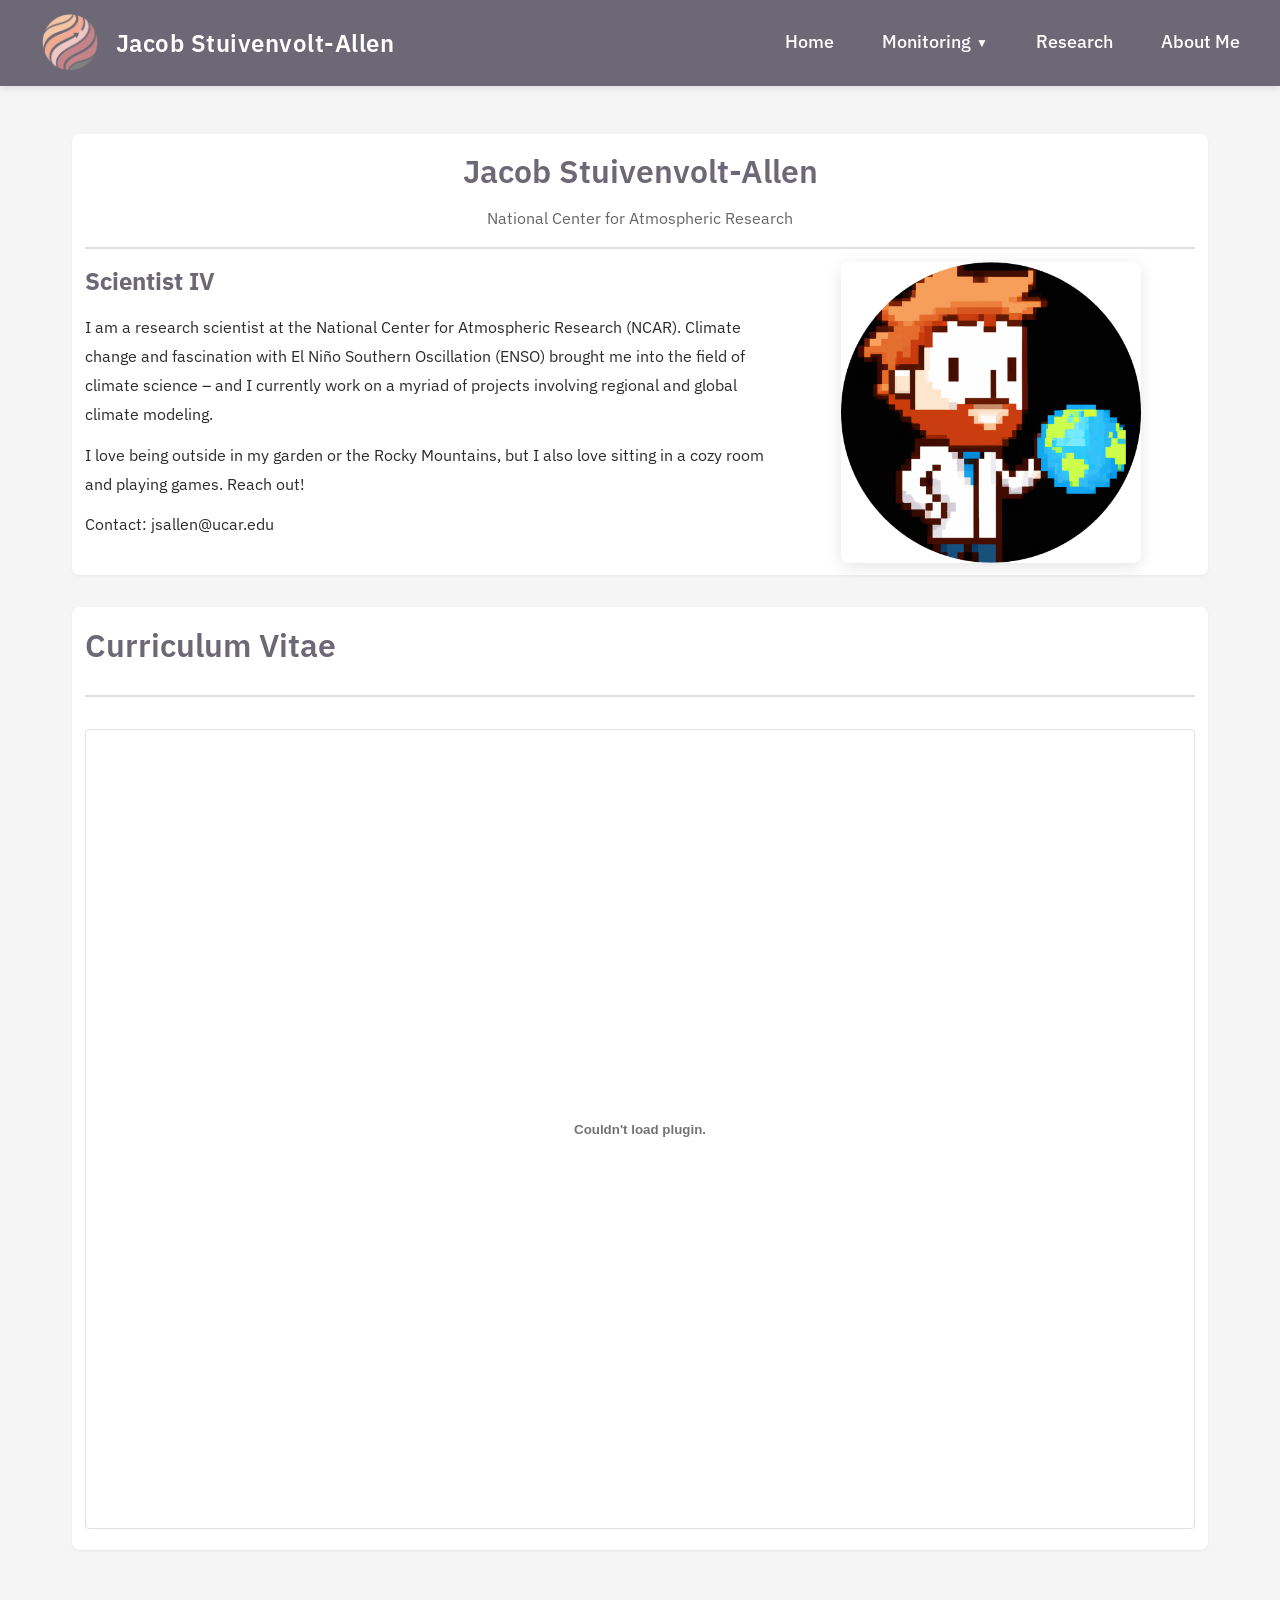
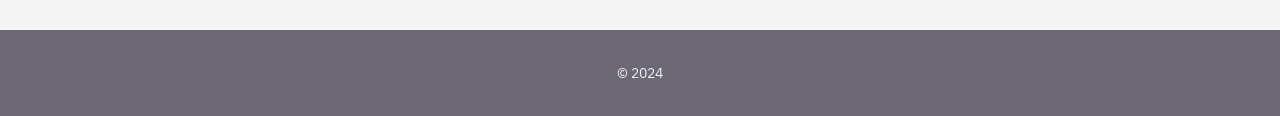
<file: about_me.html>
<!DOCTYPE html>
<html lang="en">
<head>
    <meta charset="UTF-8">
    <meta name="viewport" content="width=device-width, initial-scale=1.0">
    <meta name="description" content="About Jacob Stuivenvolt-Allen - Scientist IV at the National Center for Atmospheric Research">
    <title>JSA | About Me</title>
    <link rel="stylesheet" href="css/main.css">
    <link rel="preconnect" href="https://fonts.googleapis.com">
    <link rel="preconnect" href="https://fonts.gstatic.com" crossorigin>
    <link href="https://fonts.googleapis.com/css2?family=IBM+Plex+Sans:wght@400;500;600;700&family=IBM+Plex+Mono:wght@400;500&display=swap" rel="stylesheet">
</head>
<body>
    <header class="site-header">
        <div class="header-container">
            <div class="site-branding">
                <img src="images/website.logo.transparent.png" alt="JSA Climate Logo" class="site-logo">
                <h1 class="site-title">Jacob Stuivenvolt-Allen</h1>
            </div>
            
            <button class="menu-toggle" aria-label="Toggle menu">
                <span></span>
                <span></span>
                <span></span>
            </button>
            
            <nav class="main-nav">
                <ul>
                    <li><a href="index.html">Home</a></li>
                    <li class="dropdown">
                        <a href="#" class="dropdown-toggle">
                            Monitoring
                            <span class="dropdown-arrow">▼</span>
                        </a>
                        <div class="dropdown-menu">
                            <a href="monitoring_global.html">Global Fields</a>
                            <a href="monitoring_enso.html">ENSO</a>
                            <!--<a href="monitoring_change.html">Climate Change</a>-->
                        </div>
                    </li>
                    <li><a href="research.html">Research</a></li>
                    <li><a href="about_me.html">About Me</a></li>
                </ul>
            </nav>
        </div>
    </header>

    <main class="main-content">
        <section class="content-section">
            <div class="section-header text-center">
                <h2 class="section-title">Jacob Stuivenvolt-Allen</h2>
                <p class="section-subtitle">National Center for Atmospheric Research</p>
            </div>
            
            <div class="bio-section">
                <div class="bio-text">
                    <h2>Scientist IV</h2>
                    <p>I am a research scientist at the National Center for Atmospheric Research (NCAR).
                        Climate change and fascination with El Niño Southern Oscillation (ENSO) brought me 
                        into the field of climate science – and I currently work on a myriad of projects
                        involving regional and global climate modeling.</p>
                    <p>I love being outside in my garden or the Rocky Mountains, but I also love sitting
                        in a cozy room and playing games. Reach out!</p>
                    <span id="email"></span>
                        <script>
                        const user = "Contact: jsallen";
                        const domain = "ucar.edu";
                        document.getElementById('email').innerHTML = user + "@" + domain;
                    </script>
                    
                </div>
                
                <div class="bio-image">
                    <img src="images/pixel.jsa.png" alt="Jacob Stuivenvolt-Allen">
                </div>
            </div>
        </section>

        <section class="content-section">
            <div class="section-header">
                <h2 class="section-title">Curriculum Vitae</h2>
            </div>
            
            <div class="pdf-embed">
                <embed src="pdfs/CV.pdf" type="application/pdf" width="100%" height="800px">
            </div>
        </section>
    </main>

    <footer class="site-footer">
        <p>&copy; 2024 <a href="/cdn-cgi/l/email-protection" class="__cf_email__" data-cfemail="a9c3c8cac6cb87dadddcc0dfccc7dfc6c5dd84c8c5c5ccc7e9d0c8c5
</file>
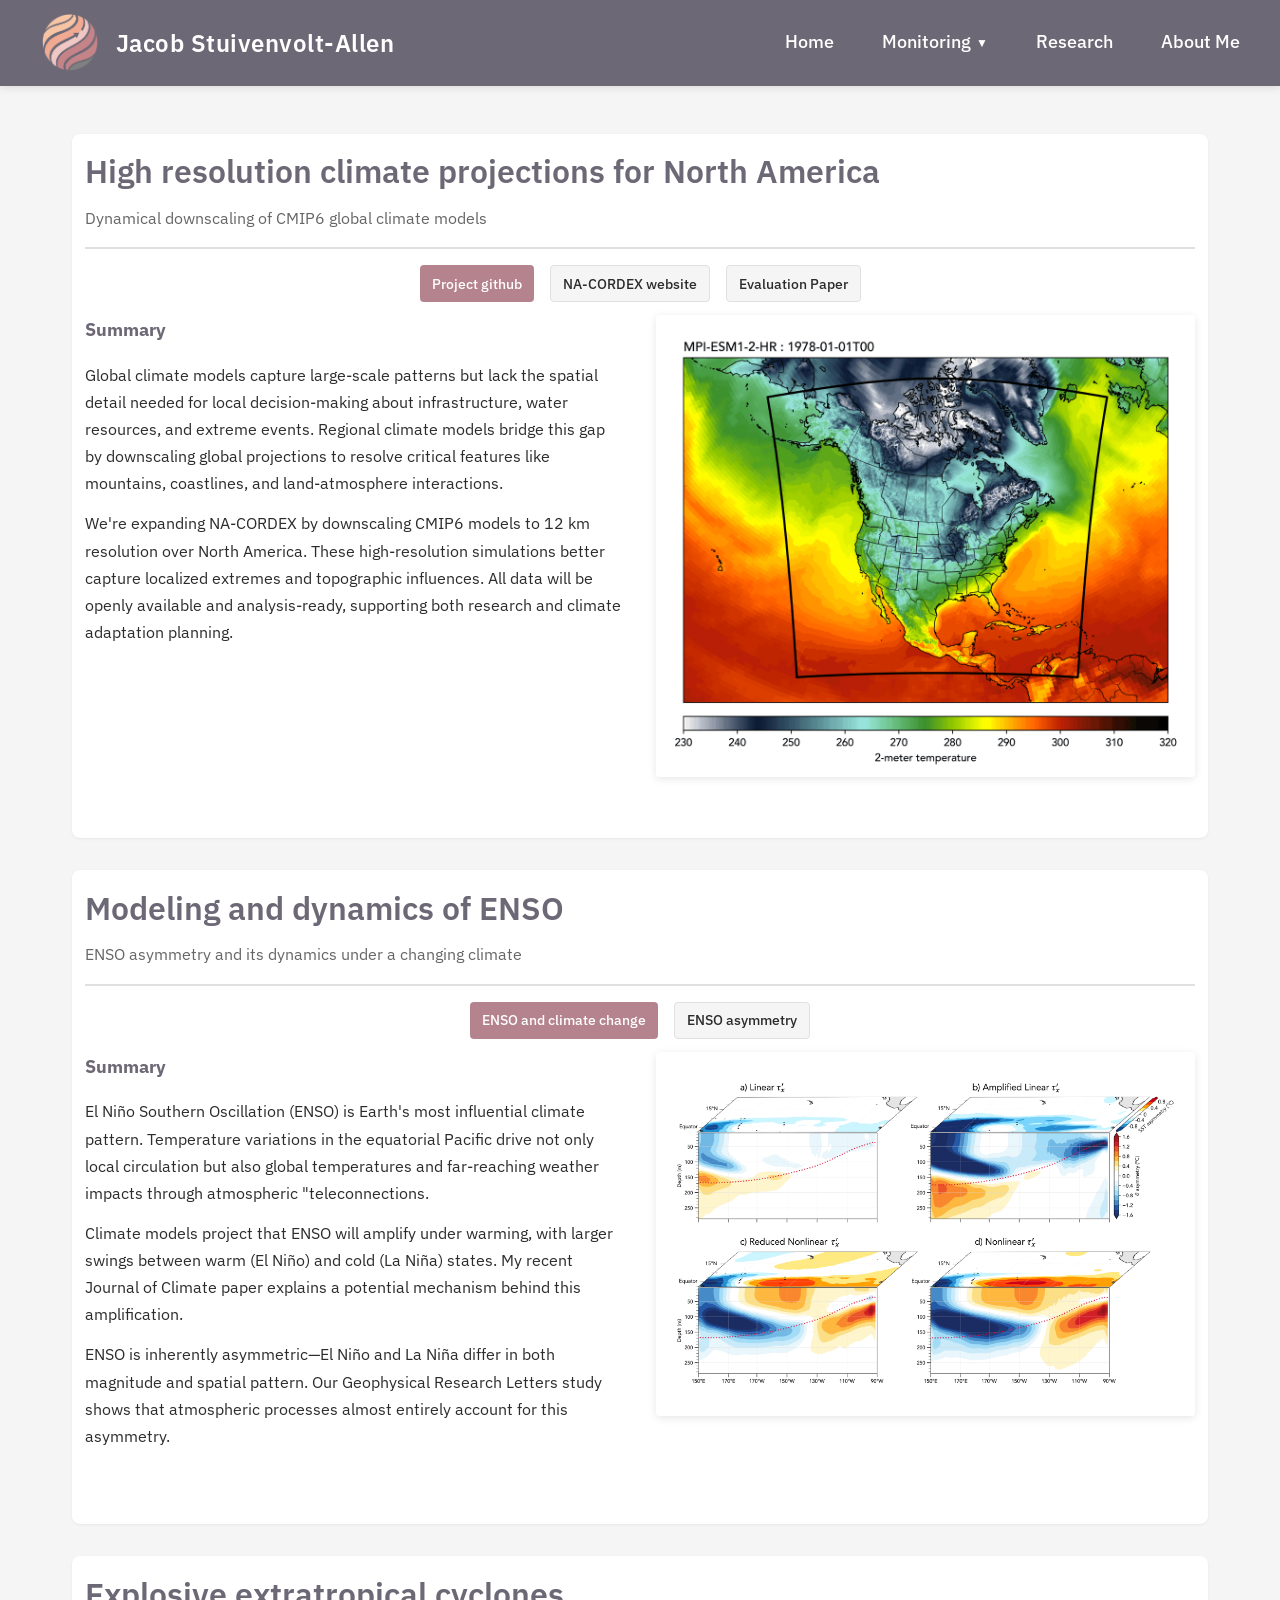
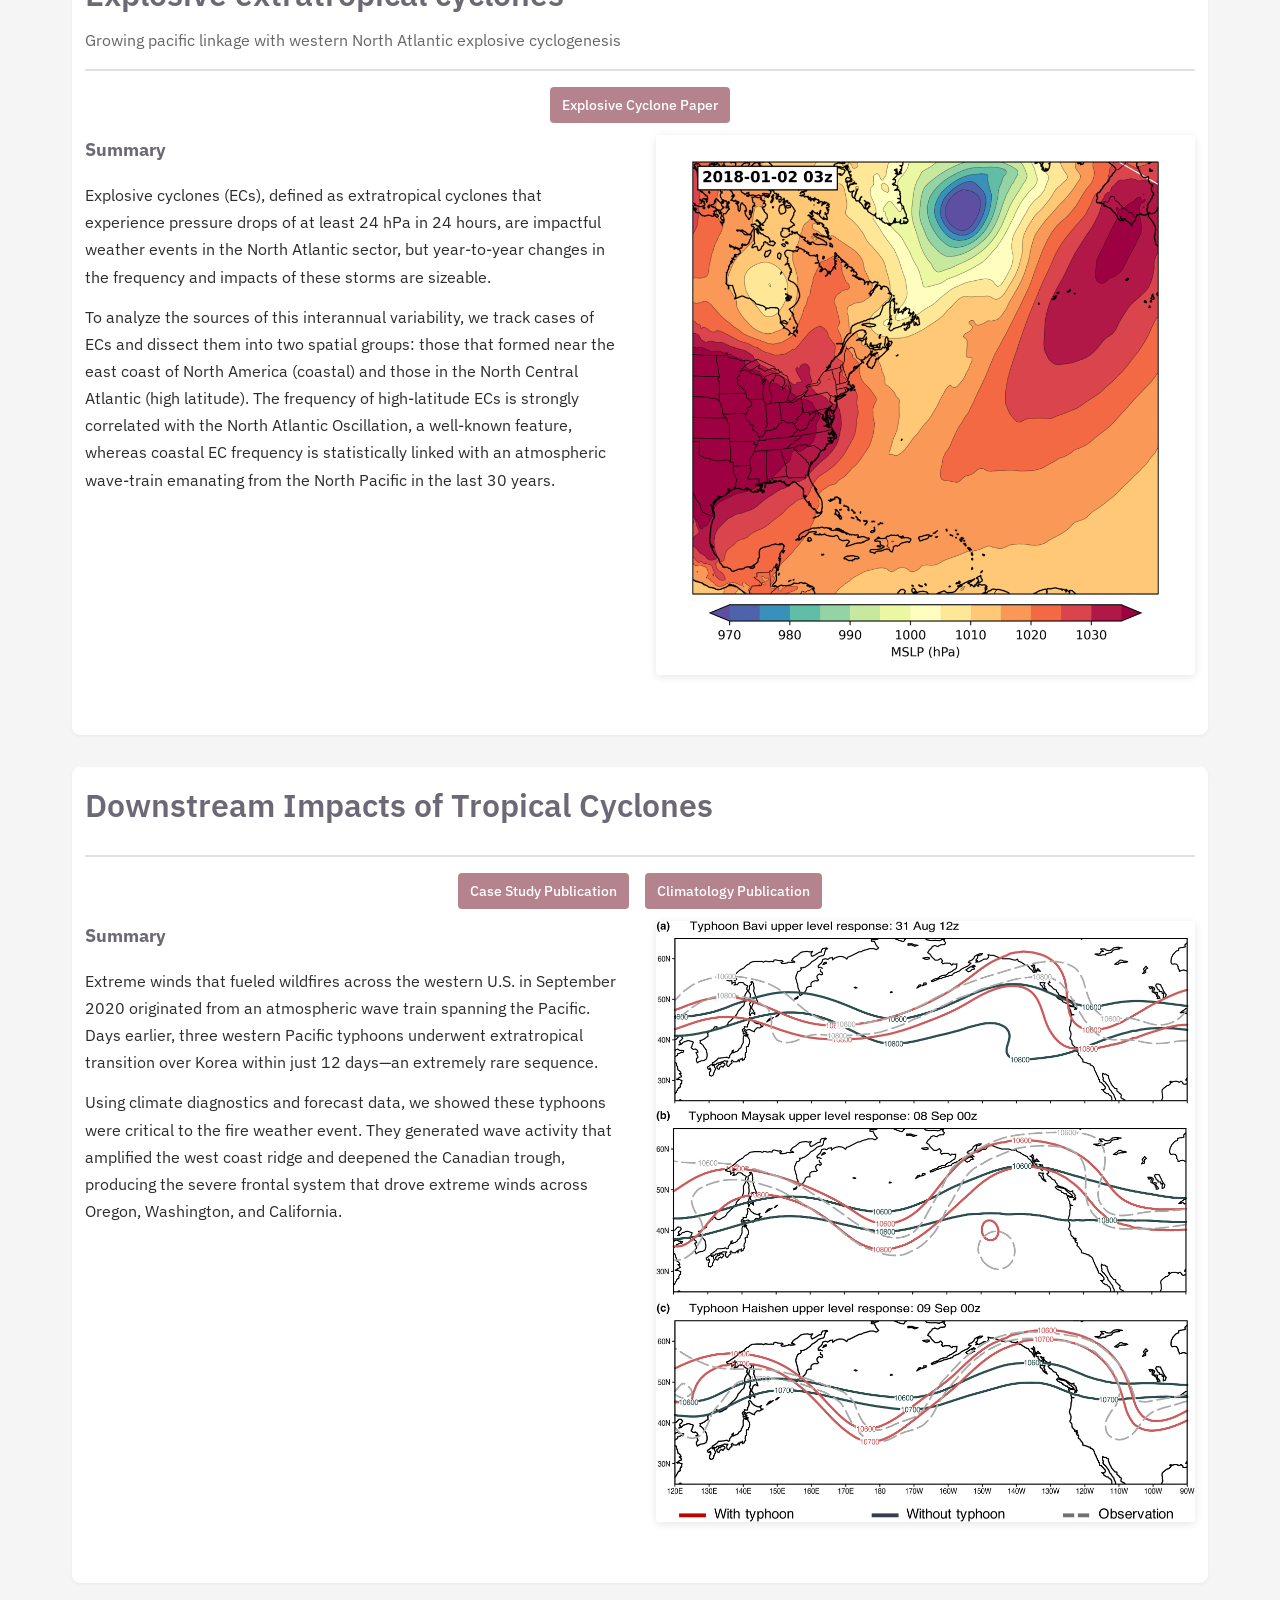
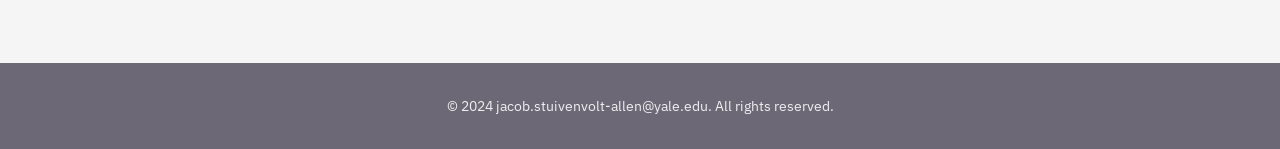
<file: research.html>
<!DOCTYPE html>
<html lang="en">
<head>
    <meta charset="UTF-8">
    <meta name="viewport" content="width=device-width, initial-scale=1.0">
    <meta name="description" content="Climate research on ENSO, explosive cyclones, and tropical cyclone impacts">
    <title>JSA | Research</title>
    <link rel="stylesheet" href="css/main.css">
    <link rel="preconnect" href="https://fonts.googleapis.com">
    <link rel="preconnect" href="https://fonts.gstatic.com" crossorigin>
    <link href="https://fonts.googleapis.com/css2?family=IBM+Plex+Sans:wght@400;500;600;700&family=IBM+Plex+Mono:wght@400;500&display=swap" rel="stylesheet">
</head>
<body>
    <header class="site-header">
        <div class="header-container">
            <div class="site-branding">
                <img src="images/website.logo.transparent.png" alt="JSA Climate Logo" class="site-logo">
                <h1 class="site-title">Jacob Stuivenvolt-Allen</h1>
            </div>
            
            <button class="menu-toggle" aria-label="Toggle menu">
                <span></span>
                <span></span>
                <span></span>
            </button>
            
            <nav class="main-nav">
                <ul>
                    <li><a href="index.html">Home</a></li>
                    <li class="dropdown">
                        <a href="#" class="dropdown-toggle">
                            Monitoring
                            <span class="dropdown-arrow">▼</span>
                        </a>
                        <div class="dropdown-menu">
                            <a href="monitoring_global.html">Global Fields</a>
                            <a href="monitoring_enso.html">ENSO</a>
                            <!--<a href="monitoring_change.html">Climate Change</a>-->
                        </div>
                    </li>
                    <li><a href="research.html">Research</a></li>
                    <li><a href="about_me.html">About Me</a></li>
                </ul>
            </nav>
        </div>
    </header>

    <main class="main-content">

        <!-- Current Work -->
        <section class="content-section">
            <div class="section-header">
                <h2 class="section-title">High resolution climate projections for North America</h2>
                <p class="section-subtitle">Dynamical downscaling of CMIP6 global climate models</p>
            </div>

            <article class="publication">
                <div class="publication-links btn-group">
                    <a href="https://github.com/NCAR/NA-CORDEX-CMIP6"
                       class="btn btn-primary" target="_blank" rel="noopener">Project github</a>
                    <a href="https://na-cordex.org/" class="btn
                      btn-secondary" target="_blank">NA-CORDEX website</a>
                    <a href="https://gmd.copernicus.org/articles/19/8995/2026/" class="btn
                      btn-secondary" target="_blank">Evaluation Paper</a>
                </div>

                <div class="publication-content">
                    <div class="publication-text">
                        <h3>Summary</h3>
                        <p>Global climate models capture large-scale patterns but lack the spatial 
                        detail needed for local decision-making about infrastructure, water resources, 
                        and extreme events. Regional climate models bridge this gap by downscaling 
                        global projections to resolve critical features like mountains, coastlines, 
                        and land-atmosphere interactions.</p>
                        <p>We're expanding NA-CORDEX by downscaling CMIP6 models to 12 km resolution 
                        over North America. These high-resolution simulations better capture 
                        localized extremes and topographic influences. All data will be openly 
                        available and analysis-ready, supporting both research and climate 
                        adaptation planning. </p>
                    </div>

                    <div class="publication-image">
                        <img src="images/NA-CORDEX.gif" alt="CORDEX visualization">
                    </div>
                </div>
            </article>
        </section>

        <!-- ENSO -->
        <section class="content-section">
            <div class="section-header">
                <h2 class="section-title">Modeling and dynamics of ENSO</h2>
                <p class="section-subtitle">ENSO asymmetry and its dynamics under a changing climate</p>
            </div>
            
            <article class="publication">
                <div class="publication-links btn-group">
                    <a href="https://journals.ametsoc.org/view/journals/clim/38/2/JCLI-D-24-0126.1.xml"
                       class="btn btn-primary" target="_blank" rel="noopener">ENSO and climate change</a>
                    <a href="https://agupubs.onlinelibrary.wiley.com/doi/full/10.1029/2025GL117456" class="btn
                      btn-secondary" target="_blank">ENSO asymmetry</a>
                </div>
                
                <div class="publication-content">
                    <div class="publication-text">
                        <h3>Summary</h3>
                        <p>El Niño Southern Oscillation (ENSO) is Earth's most influential 
                        climate pattern. Temperature variations in the equatorial Pacific 
                        drive not only local circulation but also global temperatures and 
                        far-reaching weather impacts through atmospheric "teleconnections.</p>
                        <p>Climate models project that ENSO will amplify under warming, with 
                        larger swings between warm (El Niño) and cold (La Niña) states. My 
                        recent Journal of Climate paper explains a potential mechanism behind 
                        this amplification.</p>
                        <p>ENSO is inherently asymmetric—El Niño and La Niña differ in both magnitude 
                        and spatial pattern. Our Geophysical Research Letters study shows that 
                        atmospheric processes almost entirely account for this asymmetry.</p>
                    </div>
                    
                    <div class="publication-image">
                        <img src="figures/GRL.hybrid-enso.figure.4.png" alt="">
                    </div>
                </div>
            </article>
        </section>

        <!-- Featured Publication: Explosive Cyclogenesis -->
        <section class="content-section">
            <div class="section-header">
                <h2 class="section-title">Explosive extratropical cyclones</h2>
                <p class="section-subtitle">Growing pacific linkage with western North Atlantic explosive cyclogenesis</p>
            </div>
            
            <article class="publication">
                <div class="publication-links btn-group">
                    <a href="https://journals.ametsoc.org/view/journals/clim/aop/JCLI-D-22-0784.1/JCLI-D-22-0784.1.xml" 
                       class="btn btn-primary" target="_blank" rel="noopener">Explosive Cyclone Paper</a>
                    <!--<a href="clim-JCLI-D-22-0784.1.pdf" class="btn btn-secondary" target="_blank">PDF</a>-->
                </div>
                
                <div class="publication-content">
                    <div class="publication-text">
                        <h3>Summary</h3>
                        <p>Explosive cyclones (ECs), defined as extratropical cyclones that experience 
                        pressure drops of at least 24 hPa in 24 hours, are impactful weather events 
                        in the North Atlantic sector, but year-to-year changes in the frequency 
                        and impacts of these storms are sizeable.</p>
                        <p>To analyze the sources of this interannual variability, we track cases of 
                        ECs and dissect them into two spatial groups: those that formed near the east 
                        coast of North America (coastal) and those in the North Central Atlantic 
                        (high latitude). The frequency of high-latitude ECs is strongly correlated 
                        with the North Atlantic Oscillation, a well-known feature, whereas coastal 
                        EC frequency is statistically linked with an atmospheric wave-train emanating 
                        from the North Pacific in the last 30 years.</p>
                    </div>
                    
                    <div class="publication-image">
                        <img src="images/bc.gif" alt="Explosive cyclogenesis visualization">
                    </div>
                </div>
            </article>
        </section>

        <!-- Downstream Impacts of Tropical Cyclones -->
        <section class="content-section">
            <div class="section-header">
                <h2 class="section-title">Downstream Impacts of Tropical Cyclones</h2>
            </div>
            
            <article class="publication">
                <div class="publication-links btn-group">
                    <a href="https://agupubs.onlinelibrary.wiley.com/doi/full/10.1029/2020GL091430" 
                       class="btn btn-primary" target="_blank" rel="noopener">Case Study Publication</a>
                    <!-- <a href="Geophysical Research Letters - 2020 - Stuivenvolt Allen.pdf" 
                      class="btn btn-secondary" target="_blank">Case Study PDF</a> -->
                    <a href="https://link.springer.com/article/10.1007/s00382-022-06561-1" 
                       class="btn btn-primary" target="_blank" rel="noopener">Climatology Publication</a>
                    <!-- <a href="s00382-022-06561-1.pdf" class="btn btn-secondary" target="_blank">Climatology PDF</a>
                    -->
                </div>
                
                <div class="publication-content">
                    <div class="publication-text">
                        <h3>Summary</h3>
                        <p>Extreme winds that fueled wildfires across the western U.S. in 
                        September 2020 originated from an atmospheric wave train spanning the 
                        Pacific. Days earlier, three western Pacific typhoons underwent 
                        extratropical transition over Korea within just 12 days—an 
                        extremely rare sequence. </p>

                        <p>Using climate diagnostics and forecast data, we showed these typhoons 
                        were critical to the fire weather event. They generated wave activity 
                        that amplified the west coast ridge and deepened the Canadian trough, 
                        producing the severe frontal system that drove extreme winds across Oregon, 
                        Washington, and California.</p>
                    </div>
                    
                    <div class="publication-image">
                        <img src="figures/tc.wave-train.png" alt="Tropical cyclone wave train visualization">
                    </div>
                </div>
            </article>
        </section>
    </main>

    <footer class="site-footer">
        <p>&copy; 2024 jacob.stuivenvolt-allen@yale.edu. All rights reserved.</p>
    </footer>

    <script src="js/main.js"></script>
</body>
</html>
</file>
<file: css/main.css>
/* ============================================
   JSA Climate - Modern Responsive Design System
   ============================================ */

/* CSS Variables for Design System */
:root {
    /* Colors - Peach & Rose Palette */
    --color-primary: #6d6875;        /* Dim Grey - headers, navigation */
    --color-primary-dark: #6d6875;
    --color-accent: #b5838d;         /* Dusty Rose - accents */
    --color-accent-warm: #e5989b;    /* Cotton Candy - warm accents */
    --color-accent-light: #ffb4a2;   /* Powder Blush */
    --color-accent-lightest: #ffcdb2; /* Peach Fuzz */
    --color-bg: #f5f5f5;
    --color-bg-white: #ffffff;
    --color-text: #2c2c2c;
    --color-text-light: #666666;
    --color-border: #e0e0e0;
    --color-hover: #e5989b;
    
    /* Spacing System */
    --space-xs: 0.5rem;
    --space-sm: 1rem;
    --space-md: 0.8rem;
    --space-lg: 2rem;
    --space-xl: 3rem;
    --space-2xl: 4rem;
    
    /* Typography */
    --font-primary: 'IBM Plex Sans', -apple-system, BlinkMacSystemFont, 'Segoe UI', sans-serif;
    --font-mono: 'IBM Plex Mono', 'Courier New', monospace;
    
    --text-xs: 0.75rem;
    --text-sm: 0.875rem;
    --text-base: 1rem;
    --text-lg: 1.125rem;
    --text-xl: 1.5rem;
    --text-2xl: 2rem;
    --text-3xl: 2.5rem;
    
    /* Layout */
    --container-max: 1200px;
    --container-narrow: 800px;
    --border-radius: 4px;
    --border-radius-lg: 8px;
    
    /* Transitions */
    --transition-fast: 150ms ease;
    --transition-base: 250ms ease;
}

/* ============================================
   Reset & Base Styles
   ============================================ */

* {
    margin: 0;
    padding: 0;
    box-sizing: border-box;
}

html {
    font-size: 16px;
    -webkit-font-smoothing: antialiased;
    -moz-osx-font-smoothing: grayscale;
}

body {
    font-family: var(--font-primary);
    background-color: var(--color-bg);
    color: var(--color-text);
    line-height: 1.6;
    min-height: 100vh;
    display: flex;
    flex-direction: column;
}

img {
    max-width: 100%;
    height: auto;
    display: block;
}

a {
    color: inherit;
    text-decoration: none;
    transition: color var(--transition-fast);
}

ul {
    list-style: none;
}

button {
    font-family: inherit;
    cursor: pointer;
    border: none;
    background: none;
}

/* ============================================
   Header & Navigation
   ============================================ */

.site-header {
    background-color: var(--color-primary);
    color: white;
    padding: var(--space-md) var(--space-lg);
    position: sticky;
    top: 0;
    z-index: 100;
    box-shadow: 0 2px 8px rgba(0, 0, 0, 0.1);
}

.header-container {
    max-width: var(--container-max);
    margin: 0 auto;
    display: flex;
    align-items: center;
    justify-content: space-between;
    gap: var(--space-md);
}

.site-branding {
    display: flex;
    align-items: center;
    gap: var(--space-sm);
}

.site-logo {
    width: 60px;
    height: 60px;
    flex-shrink: 0;
}

.site-title {
    font-size: var(--text-xl);
    font-weight: 600;
    letter-spacing: 0.02em;
}

/* Navigation */
.main-nav ul {
    display: flex;
    align-items: center;
    gap: var(--space-xl);
}

.main-nav a {
    padding: var(--space-xs) 0;
    font-weight: 500;
    font-size: var(--text-lg);
    position: relative;
}

.main-nav a:hover {
    color: var(--color-accent-light);
}

.main-nav a::after {
    content: '';
    position: absolute;
    bottom: 0;
    left: 0;
    width: 0;
    height: 2px;
    background: white;
    transition: width var(--transition-base);
}

.main-nav a:hover::after {
    width: 100%;
}

/* Dropdown */
.dropdown {
    position: relative;
}

.dropdown-toggle {
    display: flex;
    align-items: center;
    gap: 0.3rem;
    cursor: pointer;
}

.dropdown-arrow {
    font-size: var(--text-xs);
    transition: transform var(--transition-fast);
}

.dropdown:hover .dropdown-arrow {
    transform: rotate(180deg);
}

.dropdown-menu {
    position: absolute;
    top: 100%;
    left: 0;
    margin-top: var(--space-sm);
    min-width: 200px;
    background: white;
    border-radius: var(--border-radius);
    box-shadow: 0 4px 16px rgba(0, 0, 0, 0.15);
    opacity: 0;
    visibility: hidden;
    transform: translateY(-10px);
    transition: all var(--transition-base);
}

.dropdown:hover .dropdown-menu {
    opacity: 1;
    visibility: visible;
    transform: translateY(0);
}

.dropdown-menu a {
    display: block;
    padding: var(--space-sm) var(--space-md);
    color: var(--color-text);
    font-weight: 500;
    border-bottom: 1px solid var(--color-border);
}

.dropdown-menu a:last-child {
    border-bottom: none;
}

.dropdown-menu a:hover {
    background: var(--color-bg);
    color: var(--color-accent);
}

/* Mobile Menu Toggle */
.menu-toggle {
    display: none;
    flex-direction: column;
    gap: 4px;
    padding: var(--space-xs);
}

.menu-toggle span {
    width: 24px;
    height: 2px;
    background: white;
    transition: all var(--transition-fast);
}

/* ============================================
   Main Content Layout
   ============================================ */

.main-content {
    flex: 1;
    width: 100%;
    max-width: var(--container-max);
    margin: 0 auto;
    padding: var(--space-xl) var(--space-lg);
}

/* Intro Grid (Homepage) */
.intro-grid {
    display: grid;
    grid-template-columns: 2fr 1fr;
    gap: var(--space-xl);
    align-items: start;
}

.intro-left p {
    line-height: 1.7;
    color: var(--color-text);
    margin-top: var(--space-sm);
}

.intro-right {
    padding: var(--space-md);
    background: var(--color-bg);
    border-radius: var(--border-radius-lg);
    border-left: 3px solid var(--color-accent);
}

.intro-right h3 {
    font-size: var(--text-xl);
    color: var(--color-primary);
    margin-bottom: var(--space-xs);
}

.intro-right .affiliation {
    font-size: var(--text-sm);
    color: var(--color-text-light);
    margin-bottom: var(--space-md);
}

.contact-links {
    display: flex;
    flex-direction: column;
    gap: var(--space-xs);
}

.contact-link {
    display: flex;
    align-items: center;
    padding: var(--space-xs);
    background: white;
    border-radius: var(--border-radius);
    color: var(--color-accent);
    font-weight: 500;
    font-size: var(--text-sm);
    transition: all var(--transition-base);
    border: 1px solid var(--color-border);
}

.contact-link:hover {
    background: var(--color-accent);
    color: white;
    border-color: var(--color-accent);
    transform: translateX(4px);
}

.content-section {
    background: var(--color-bg-white);
    border-radius: var(--border-radius-lg);
    padding: var(--space-md);
    margin-bottom: var(--space-lg);
    box-shadow: 0 1px 3px rgba(0, 0, 0, 0.06);
}

.section-header {
    margin-bottom: var(--space-md);
    padding-bottom: var(--space-sm);
    border-bottom: 2px solid var(--color-border);
}

.section-title {
    font-size: var(--text-2xl);
    font-weight: 600;
    color: var(--color-primary-dark);
    margin-bottom: var(--space-xs);
}

.section-subtitle {
    font-size: var(--text-base);
    color: var(--color-text-light);
    font-weight: 400;
}

/* ============================================
   Button System
   ============================================ */

.btn {
    display: inline-flex;
    align-items: center;
    justify-content: center;
    gap: var(--space-xs);
    padding: 0.4rem 0.75rem;
    border-radius: var(--border-radius);
    font-weight: 500;
    font-size: var(--text-sm);
    transition: all var(--transition-base);
    text-align: center;
}

.btn-primary {
    background: var(--color-accent);
    color: white;
}

.btn-primary:hover {
    background: var(--color-primary);
    transform: translateY(-1px);
    box-shadow: 0 4px 8px rgba(0, 0, 0, 0.15);
}

.btn-secondary {
    background: var(--color-bg);
    color: var(--color-text);
    border: 1px solid var(--color-border);
}

.btn-secondary:hover {
    background: var(--color-primary);
    color: white;
    border-color: var(--color-primary);
}

/* Active state for clicked buttons */
.btn.active {
    background: var(--color-accent);
    color: white;
    border-color: var(--color-accent);
}

.btn-secondary.active {
    background: var(--color-accent);
    color: white;
    border-color: var(--color-accent);
}

.btn-group {
    display: flex;
    flex-wrap: wrap;
    gap: var(--space-sm);
    justify-content: center;
    margin: var(--space-sm) 0;
}

/* ============================================
   Image Gallery / Viewer System
   ============================================ */

.image-viewer {
    margin-top: var(--space-sm);
}

.image-controls {
    display: flex;
    flex-wrap: wrap;
    gap: var(--space-sm);
    justify-content: center;
    margin-bottom: var(--space-md);
}

.image-viewer .image-display {
    position: relative;
    width: 100%;
    min-height: 400px;
    background: var(--color-bg);
    border-radius: var(--border-radius);
    overflow: auto;
}

.image-display {
    position: relative;
    width: fit-content;
    max-width: 900px;
    margin: 0 auto;
    background: var(--color-bg);
    border-radius: var(--border-radius);
    padding: var(--space-xs);
    overflow: auto;
    text-align: center;
    display: block;
}

.image-display img {
    width: 100%;
    max-width: 100%;
    height: auto;
    opacity: 0;
    display: none;
    transition: opacity var(--transition-base);
    margin: 0;
    vertical-align: bottom;
}

.image-display img.active {
    opacity: 1;
    display: block;
    position: relative;
}

/* Hovmöller images - increase vertical size */
.monitoring-section .image-display img {
    width: auto;
    max-height: 80vh;
    margin: 0 auto;
}

/* ============================================
   Research Publications
   ============================================ */

.publication {
    margin-bottom: var(--space-xl);
}

.publication-header {
    margin-bottom: var(--space-md);
}

.publication-title {
    font-size: var(--text-xl);
    font-weight: 600;
    color: var(--color-primary-dark);
    margin-bottom: var(--space-sm);
    line-height: 1.3;
}

.publication-links {
    display: flex;
    flex-wrap: wrap;
    gap: var(--space-sm);
    margin-bottom: var(--space-md);
}

.publication-content {
    display: grid;
    gap: var(--space-lg);
    align-items: start;
}

.publication-text {
    line-height: 1.7;
    color: var(--color-text);
}

.publication-text h3 {
    font-size: var(--text-lg);
    margin-bottom: var(--space-sm);
    color: var(--color-primary);
}

.publication-text p {
    margin-bottom: var(--space-md);
}

.publication-image {
    text-align: center;
}

.publication-image img {
    max-width: 100%;
    height: auto;
    border-radius: var(--border-radius);
    box-shadow: 0 2px 8px rgba(0, 0, 0, 0.1);
}

/* ============================================
   Monitoring Controls
   ============================================ */

.monitoring-section {
    margin-bottom: var(--space-xl);
}

.monitoring-header {
    text-align: center;
    margin-bottom: var(--space-lg);
}

.monitoring-category {
    font-size: var(--text-lg);
    font-weight: 600;
    color: var(--color-primary);
    margin-bottom: var(--space-sm);
    text-decoration: underline;
    text-decoration-thickness: 2px;
    text-underline-offset: 4px;
}

.text-description {
    margin-top: var(--space-sm);
    padding: var(--space-md);
    background: var(--color-bg);
    border-radius: var(--border-radius);
    border-left: 3px solid var(--color-accent);
}

.text-description p {
    line-height: 1.7;
    color: var(--color-text);
    margin: 0;
}

.control-group {
    margin-bottom: var(--space-xl);
}

.btn-oceanic {
    background: var(--color-accent);
    color: white;
}

.btn-oceanic:hover {
    background: var(--color-primary-dark);
}

.btn-atmospheric {
    background: var(--color-accent-warm);
    color: white;
}

.btn-atmospheric:hover {
    background: var(--color-primary-dark);
}

/* ============================================
   About / Bio Section
   ============================================ */

.bio-section {
    display: grid;
    grid-template-columns: 1fr;
    gap: var(--space-xl);
    align-items: start;
}

.bio-text h2 {
    font-size: var(--text-xl);
    color: var(--color-primary);
    margin-bottom: var(--space-md);
}

.bio-text p {
    line-height: 1.8;
    margin-bottom: var(--space-md);
    color: var(--color-text);
}

.bio-image {
    text-align: center;
}

.bio-image img {
    max-width: 300px;
    border-radius: var(--border-radius-lg);
    box-shadow: 0 4px 16px rgba(0, 0, 0, 0.1);
}

/* ============================================
   PDF Embed
   ============================================ */

.pdf-embed {
    margin-top: var(--space-lg);
}

.pdf-embed embed {
    width: 100%;
    min-height: 800px;
    border: 1px solid var(--color-border);
    border-radius: var(--border-radius);
}

/* ============================================
   Footer
   ============================================ */

.site-footer {
    background: var(--color-primary-dark);
    color: white;
    padding: var(--space-lg);
    text-align: center;
    margin-top: auto;
}

.site-footer p {
    font-size: var(--text-sm);
    opacity: 0.9;
}

/* ============================================
   Responsive Design - Mobile First
   ============================================ */

/* Tablets and up */
@media (min-width: 768px) {
    .bio-section {
        grid-template-columns: 2fr 1fr;
    }
    
    .publication-content {
        grid-template-columns: 1fr 1fr;
    }
    
    .image-display {
        min-height: 500px;
    }
}

/* Mobile Styles */
@media (max-width: 767px) {
    :root {
        --text-2xl: 1.5rem;
        --text-xl: 1.25rem;
    }
    
    .intro-grid {
        grid-template-columns: 1fr;
        gap: var(--space-md);
    }
    
    .header-container {
        flex-wrap: wrap;
    }
    
    .menu-toggle {
        display: flex;
        order: 1;
    }
    
    .site-branding {
        order: 0;
    }
    
    .main-nav {
        order: 2;
        width: 100%;
        display: none;
    }
    
    .main-nav.active {
        display: block;
    }
    
    .main-nav ul {
        flex-direction: column;
        gap: 0;
        margin-top: var(--space-md);
        border-top: 1px solid rgba(255, 255, 255, 0.2);
    }
    
    .main-nav li {
        width: 100%;
        border-bottom: 1px solid rgba(255, 255, 255, 0.1);
    }
    
    .main-nav a {
        display: block;
        padding: var(--space-md);
    }
    
    .dropdown-menu {
        position: static;
        opacity: 1;
        visibility: visible;
        transform: none;
        box-shadow: none;
        margin-top: 0;
        background: rgba(0, 0, 0, 0.1);
        display: none;
    }
    
    .dropdown.active .dropdown-menu {
        display: block;
    }
    
    .main-content {
        padding: var(--space-lg) var(--space-md);
    }
    
    .content-section {
        padding: var(--space-lg);
    }
    
    .btn-group {
        justify-content: stretch;
    }
    
    .btn {
        flex: 1;
        min-width: 120px;
    }
    
    .site-logo {
        width: 32px;
        height: 32px;
    }
    
    .site-title {
        font-size: var(--text-base);
    }
}

/* Large Screens */
@media (min-width: 1400px) {
    .image-display {
        min-height: 600px;
    }
}

/* ============================================
   Utility Classes
   ============================================ */

.text-center {
    text-align: center;
}

.mt-lg {
    margin-top: var(--space-lg);
}

.mb-lg {
    margin-bottom: var(--space-lg);
}

.hidden {
    display: none;
}

.sr-only {
    position: absolute;
    width: 1px;
    height: 1px;
    padding: 0;
    margin: -1px;
    overflow: hidden;
    clip: rect(0, 0, 0, 0);
    white-space: nowrap;
    border: 0;
}
</file>
